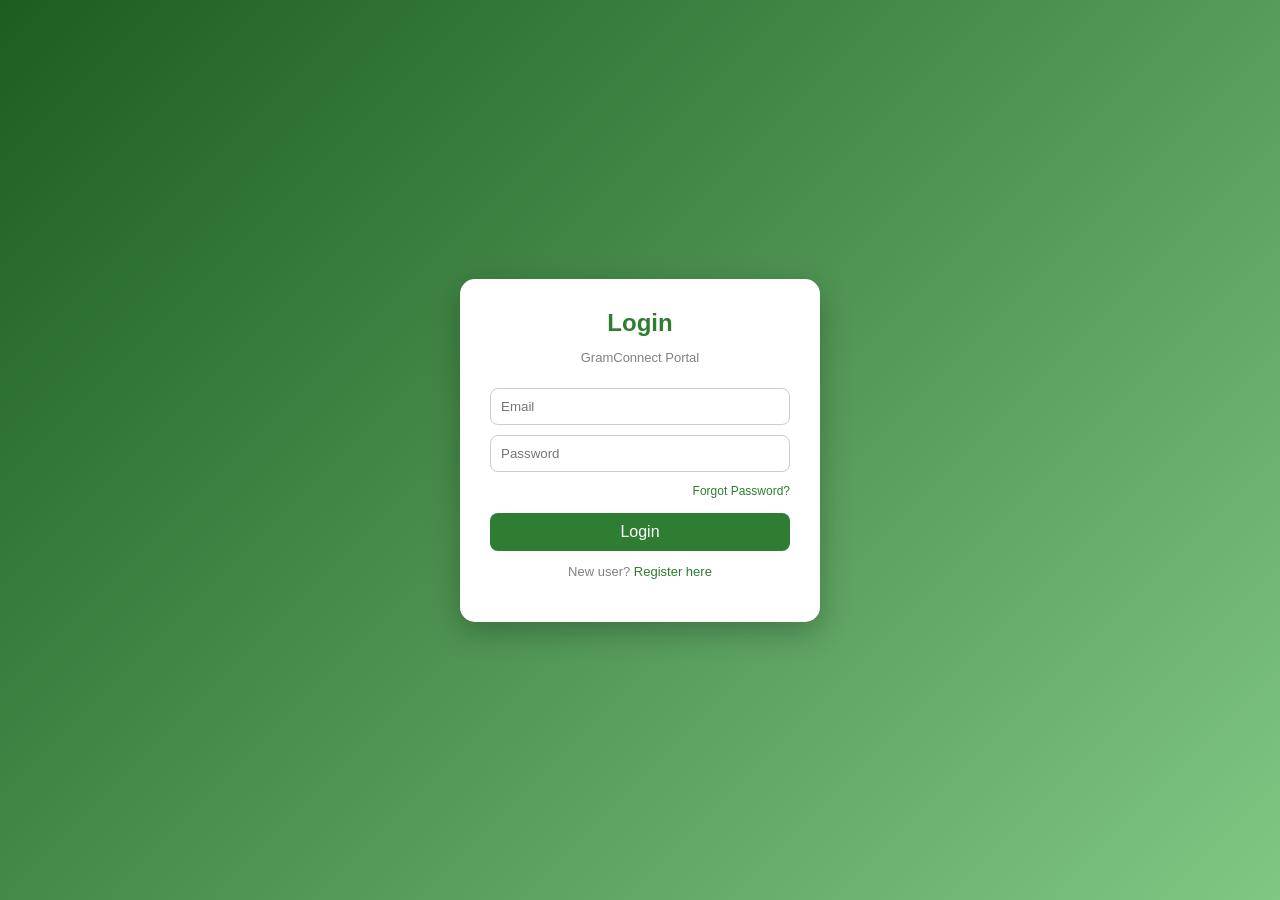
<file: frontend/index.html>
<!DOCTYPE html>
<html lang="en"><head><meta charset="UTF-8"><meta name="viewport" content="width=device-width, initial-scale=1.0">
<title>GramConnect</title>
<script>location.replace(sessionStorage.getItem("userEmail") ? "dashboard.html" : "login.html");</script>
<noscript><meta http-equiv="refresh" content="0; url=login.html"></noscript>
</head><body></body></html>
</file>
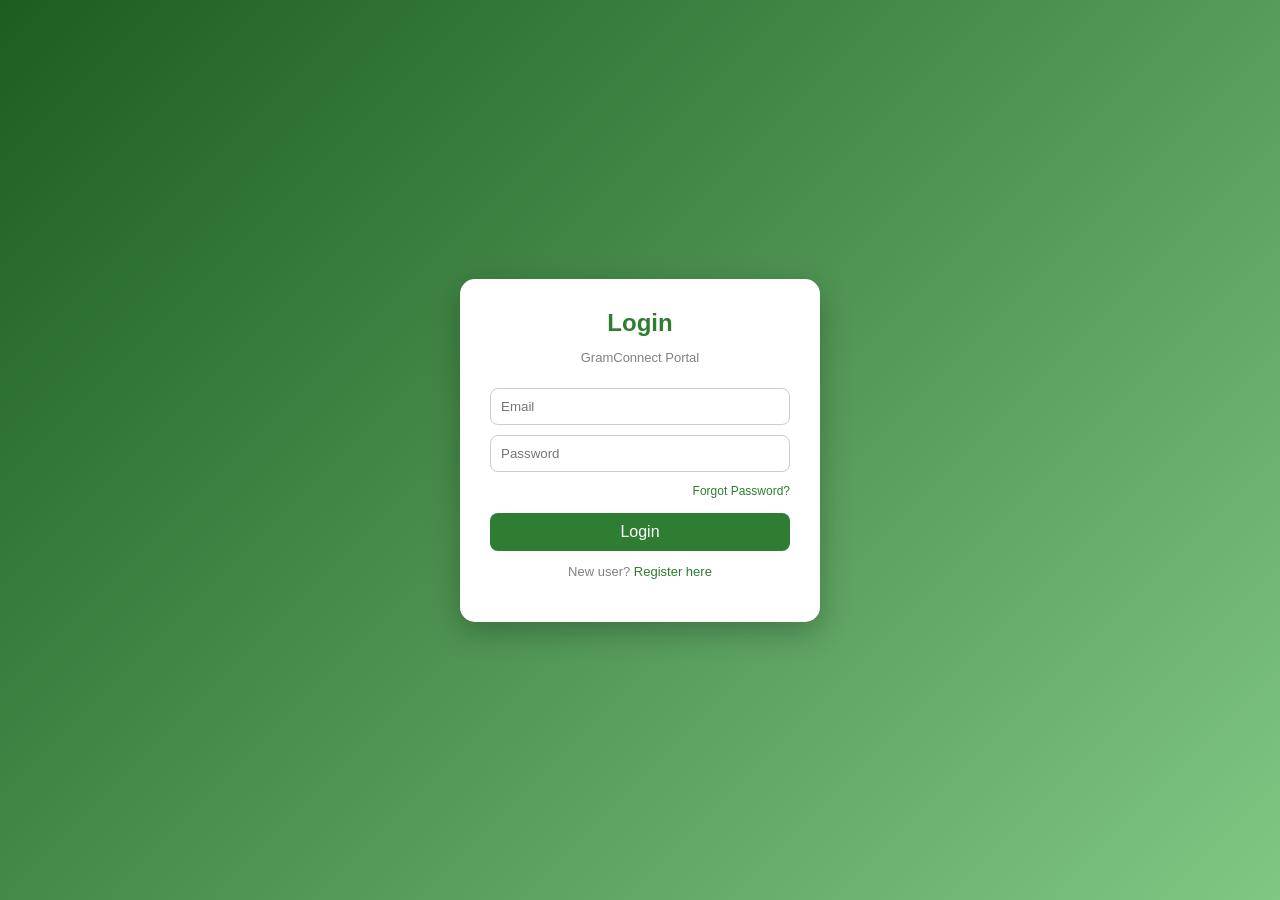
<file: frontend/dashboard.html>
<!DOCTYPE html>
<html lang="en"><head><meta charset="UTF-8"><meta name="viewport" content="width=device-width, initial-scale=1.0">
<title>GramConnect - Dashboard</title><link rel="stylesheet" href="styles.css"></head>
<body>
<div class="sidebar"><h2>Village Panel</h2>
  <a href="#dashboard" data-view="dashboard">🏠 Dashboard</a>
  <a href="#complaints" data-view="complaints">📩 Complaints</a>
  <a href="#notices" data-view="notices">📢 Notices</a>
  <a href="#schemes" data-view="schemes">📊 Schemes</a>
  <a href="#jobs" data-view="jobs">💼 Jobs</a>
  <a href="#ai" data-view="ai">🤖 AI Help</a></div>
<div class="main">
  <div class="topbar"><h3>Welcome, <span id="user"></span></h3><button class="logout" id="logoutBtn">Logout</button></div>
  <div class="navm">
    <a href="#dashboard" data-view="dashboard">Dashboard</a><a href="#complaints" data-view="complaints">Complaints</a>
    <a href="#notices" data-view="notices">Notices</a><a href="#schemes" data-view="schemes">Schemes</a><a href="#jobs" data-view="jobs">Jobs</a><a href="#ai" data-view="ai">AI Help</a>
  </div>

  <section id="view-dashboard" class="view">
    <div class="cards">
      <div class="card"><h3>Total Complaints</h3><p id="total">0</p></div>
      <div class="card"><h3>Pending</h3><p id="pending">0</p></div>
      <div class="card"><h3>Resolved</h3><p id="resolved">0</p></div>
    </div>
  </section>

  <section id="view-complaints" class="view">
    <div class="panel"><h3>New Complaint</h3>
      <form id="cForm"><input id="cTitle" placeholder="Title" required>
        <textarea id="cDesc" rows="3" placeholder="Describe the problem"></textarea>
        <button type="submit">Submit</button> <span id="cMsg" class="msg"></span></form></div>
    <div class="panel"><h3>My Complaints</h3><div id="list">Loading...</div></div>
  </section>

  <section id="view-ai" class="view">
    <div class="panel"><h3>🤖 AI Help – schemes &amp; jobs</h3>
      <p>Apni baat likho, jaise: "Main kisan hoon, mere liye kaunsi scheme hai?"</p>
      <form id="aiForm"><textarea id="aiQ" rows="3" placeholder="Apna sawal likho..." required></textarea>
        <button type="submit" id="aiBtn">Ask AI</button></form>
      <div id="aiA" class="aians"></div></div>
  </section>

  <section id="view-info" class="view">
    <div class="panel"><h3 id="infoTitle"></h3><div id="infoList">Loading...</div></div>
    <div class="panel"><h3 id="infoAddTitle"></h3>
      <form id="infoForm"><input id="iTitle" placeholder="Title" required>
        <textarea id="iDesc" rows="3" placeholder="Description"></textarea>
        <input id="iDetails" placeholder="Extra details (date / contact / apply at)">
        <button type="submit">Add</button> <span id="iMsg" class="msg"></span></form></div>
  </section>
</div>
<script src="config.js"></script><script src="api.js"></script><script src="dashboard.js"></script></body></html>
</file>
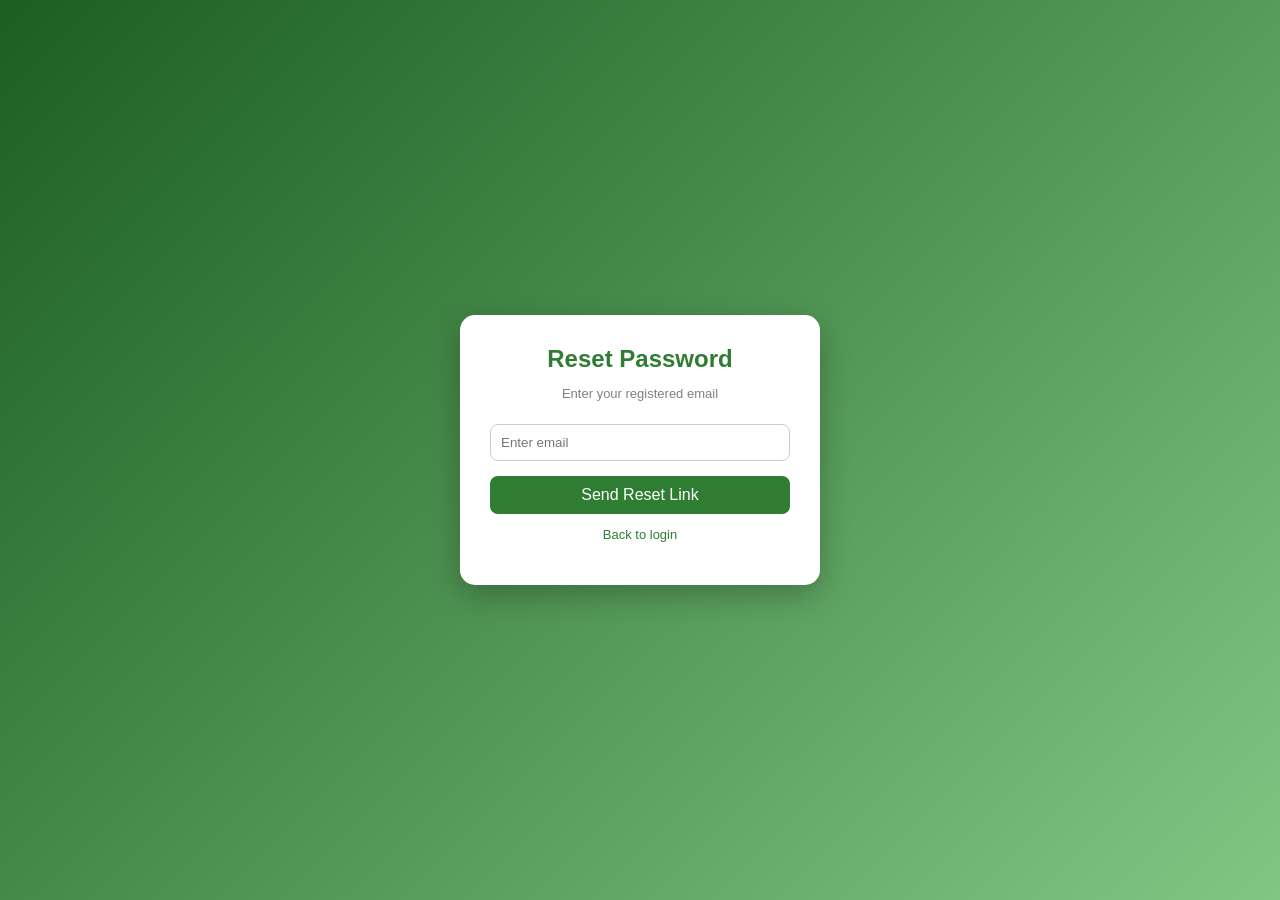
<file: frontend/forgot.html>
<!DOCTYPE html>
<html lang="en"><head><meta charset="UTF-8"><meta name="viewport" content="width=device-width, initial-scale=1.0">
<title>GramConnect - Forgot Password</title><link rel="stylesheet" href="styles.css"></head>
<body class="auth-body"><div class="auth-box">
<h2>Reset Password</h2><p>Enter your registered email</p>
<form id="forgotForm" novalidate>
  <input type="email" id="fEmail" placeholder="Enter email">
  <button type="submit">Send Reset Link</button>
  <p><a href="login.html">Back to login</a></p>
  <div id="fMsg" class="msg"></div>
</form></div>
<script>
document.getElementById("forgotForm").addEventListener("submit", function (e) {
  e.preventDefault();
  var m = document.getElementById("fMsg");
  if (!/^[^ @]+@[^ @]+\.[a-zA-Z]{2,}$/.test(document.getElementById("fEmail").value.trim())) {
    m.textContent = "Invalid email"; m.className = "msg bad"; return;
  }
  // Email sending is not configured yet; the backend has no mail service.
  m.textContent = "If this email is registered, the Panchayat office will contact you to reset the password.";
  m.className = "msg ok";
});
</script></body></html>
</file>
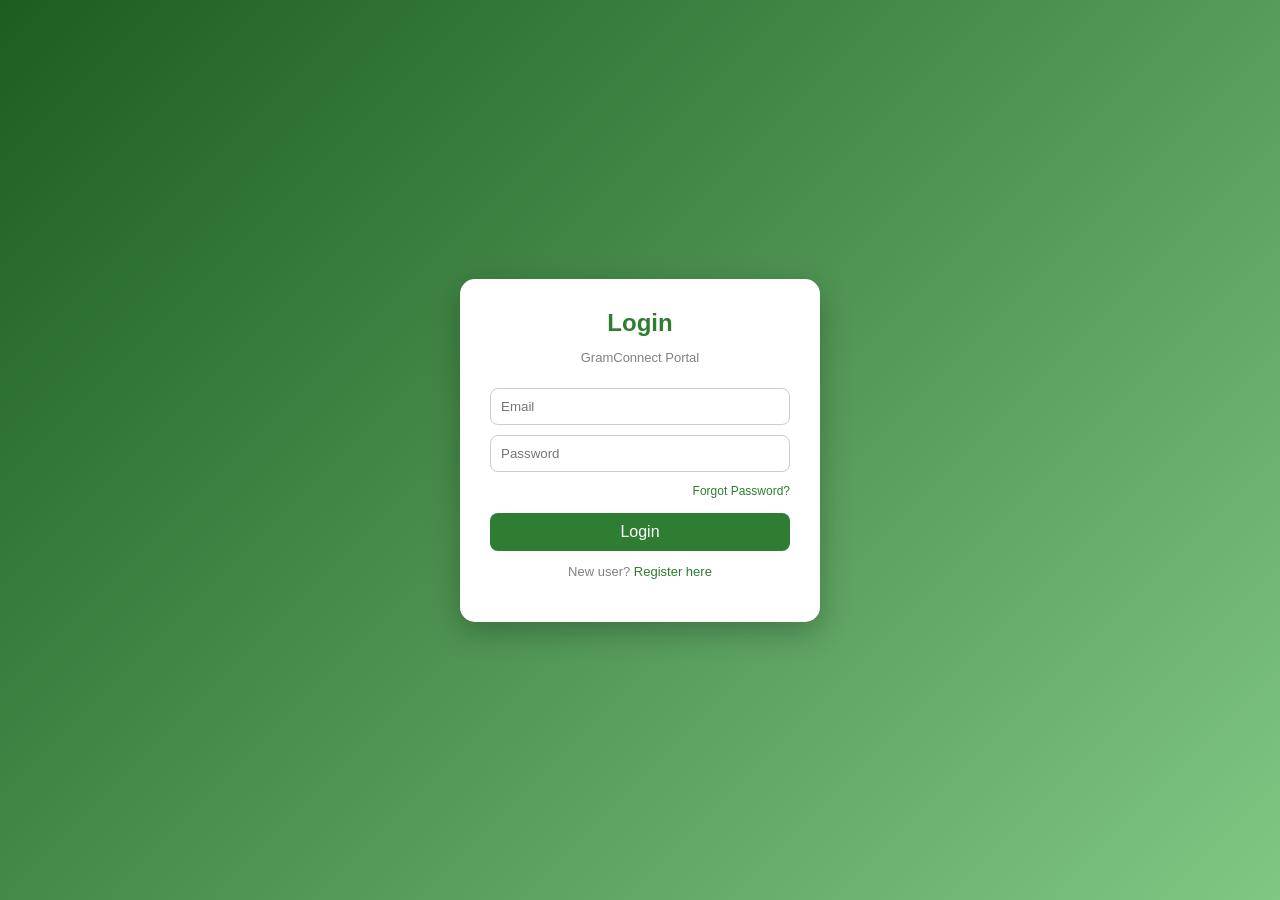
<file: frontend/login.html>
<!DOCTYPE html>
<html lang="en"><head><meta charset="UTF-8"><meta name="viewport" content="width=device-width, initial-scale=1.0">
<title>GramConnect - Login</title><link rel="stylesheet" href="styles.css"></head>
<body class="auth-body"><div class="auth-box">
<h2>Login</h2><p>GramConnect Portal</p>
<form id="loginForm" novalidate>
  <input type="email" id="loginEmail" placeholder="Email" autocomplete="username">
  <small id="loginEmailError" class="error"></small>
  <input type="password" id="loginPassword" placeholder="Password" autocomplete="current-password">
  <small id="loginPassError" class="error"></small>
  <div class="extra"><span></span><a href="forgot.html">Forgot Password?</a></div>
  <button type="submit" id="loginBtn">Login</button>
  <p>New user? <a href="Register.html">Register here</a></p>
  <div id="msg" class="msg"></div>
</form></div>
<script src="config.js"></script><script src="api.js"></script><script src="login.js"></script></body></html>
</file>
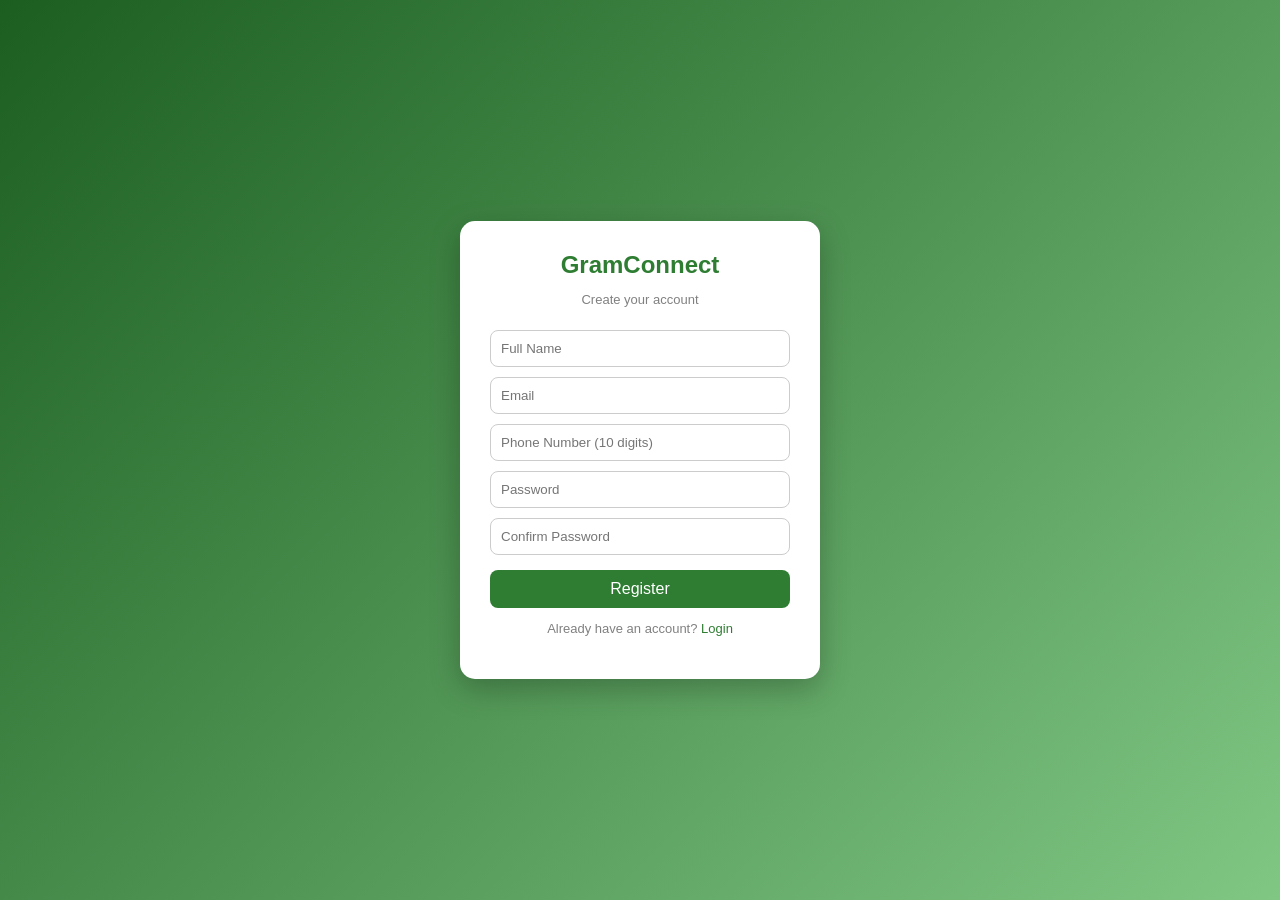
<file: frontend/Register.html>
<!DOCTYPE html>
<html lang="en"><head><meta charset="UTF-8"><meta name="viewport" content="width=device-width, initial-scale=1.0">
<title>GramConnect - Register</title><link rel="stylesheet" href="styles.css"></head>
<body class="auth-body"><div class="auth-box">
<h2>GramConnect</h2><p>Create your account</p>
<form id="registerForm" novalidate>
  <input type="text" id="name" placeholder="Full Name"><small class="error" id="nameError"></small>
  <input type="email" id="email" placeholder="Email"><small class="error" id="emailError"></small>
  <input type="text" id="phone" placeholder="Phone Number (10 digits)"><small class="error" id="phoneError"></small>
  <input type="password" id="password" placeholder="Password"><small class="error" id="passError"></small>
  <input type="password" id="confirmPassword" placeholder="Confirm Password"><small class="error" id="confirmError"></small>
  <button type="submit" id="regBtn">Register</button>
  <p class="switch">Already have an account? <a href="login.html">Login</a></p>
</form>
<div id="successBox" class="msg"></div></div>
<script src="config.js"></script><script src="api.js"></script><script src="register.js"></script></body></html>
</file>
<file: frontend/styles.css>
*{box-sizing:border-box}
body{margin:0;font-family:Arial,sans-serif;background:#f1f5f9}
.auth-body{display:flex;justify-content:center;align-items:center;min-height:100vh;background:linear-gradient(135deg,#1b5e20,#81c784);padding:16px}
.auth-box{background:#fff;padding:30px;width:100%;max-width:360px;border-radius:15px;box-shadow:0 10px 30px rgba(0,0,0,.25);text-align:center}
.auth-box h2{margin:0 0 5px;color:#2e7d32}
.auth-box p{font-size:13px;color:gray}
.auth-box input{width:100%;padding:10px;margin-top:10px;border:1px solid #ccc;border-radius:8px;outline:none}
.auth-box input:focus{border-color:#2e7d32}
.auth-box button{width:100%;padding:10px;margin-top:15px;border:0;border-radius:8px;background:#2e7d32;color:#fff;font-size:16px;cursor:pointer}
.auth-box button:hover{background:#1b5e20}
.auth-box button:disabled{opacity:.6;cursor:wait}
.error{color:#d32f2f;font-size:12px;display:block;text-align:left;min-height:0}
.msg{margin-top:10px;font-weight:bold;font-size:14px}
.msg.ok{color:#2e7d32}.msg.bad{color:#d32f2f}
.extra{display:flex;justify-content:space-between;font-size:12px;margin-top:12px}
.extra a,.switch a,.auth-box a{color:#2e7d32;text-decoration:none}
.sidebar{width:240px;height:100vh;background:#0f172a;color:#fff;position:fixed;top:0;left:0;padding:20px}
.sidebar h2{color:#38bdf8}
.sidebar a{display:block;color:#fff;text-decoration:none;padding:12px;margin:8px 0;border-radius:8px}
.sidebar a:hover{background:#1e293b}
.main{margin-left:240px;padding:20px}
.topbar{display:flex;justify-content:space-between;align-items:center;background:#fff;padding:15px;border-radius:12px;box-shadow:0 5px 15px rgba(0,0,0,.1)}
.topbar h3{margin:0}
.logout{background:#d32f2f;color:#fff;border:0;padding:8px 15px;border-radius:8px;cursor:pointer}
.cards{display:grid;grid-template-columns:repeat(3,1fr);gap:20px;margin-top:20px}
.card{background:#fff;padding:20px;border-radius:14px;box-shadow:0 10px 20px rgba(0,0,0,.08)}
.card h3{margin:0;color:#334155}
.card p{font-size:26px;font-weight:bold;color:#2563eb;margin:10px 0 0}
.panel{background:#fff;padding:20px;border-radius:14px;margin-top:20px;box-shadow:0 10px 20px rgba(0,0,0,.08)}
.panel input,.panel textarea{width:100%;padding:10px;margin:6px 0;border:1px solid #ccc;border-radius:8px;font-family:inherit}
.panel button{background:#2563eb;color:#fff;border:0;padding:10px 18px;border-radius:8px;cursor:pointer}
.item{display:flex;justify-content:space-between;align-items:center;border-bottom:1px solid #eee;padding:10px 0;gap:10px}
.item small{color:#64748b}
.badge{padding:3px 10px;border-radius:12px;font-size:12px;background:#fde68a}
.badge.RESOLVED{background:#bbf7d0}
.item button{padding:6px 10px;font-size:12px;background:#16a34a}
@media(max-width:700px){.sidebar{display:none}.main{margin-left:0}.cards{grid-template-columns:1fr}}
.view{display:none}.view.active{display:block}
.sidebar a.active{background:#1e293b;color:#38bdf8}
.navm{display:none;gap:8px;overflow-x:auto;margin-top:12px}
.navm a{background:#fff;padding:8px 12px;border-radius:8px;text-decoration:none;color:#0f172a;font-size:14px;white-space:nowrap}
.navm a.active{background:#2563eb;color:#fff}
@media(max-width:700px){.navm{display:flex}}
.aians{white-space:pre-wrap;margin-top:14px;padding:12px;background:#f8fafc;border-radius:8px;min-height:20px}
</file>
